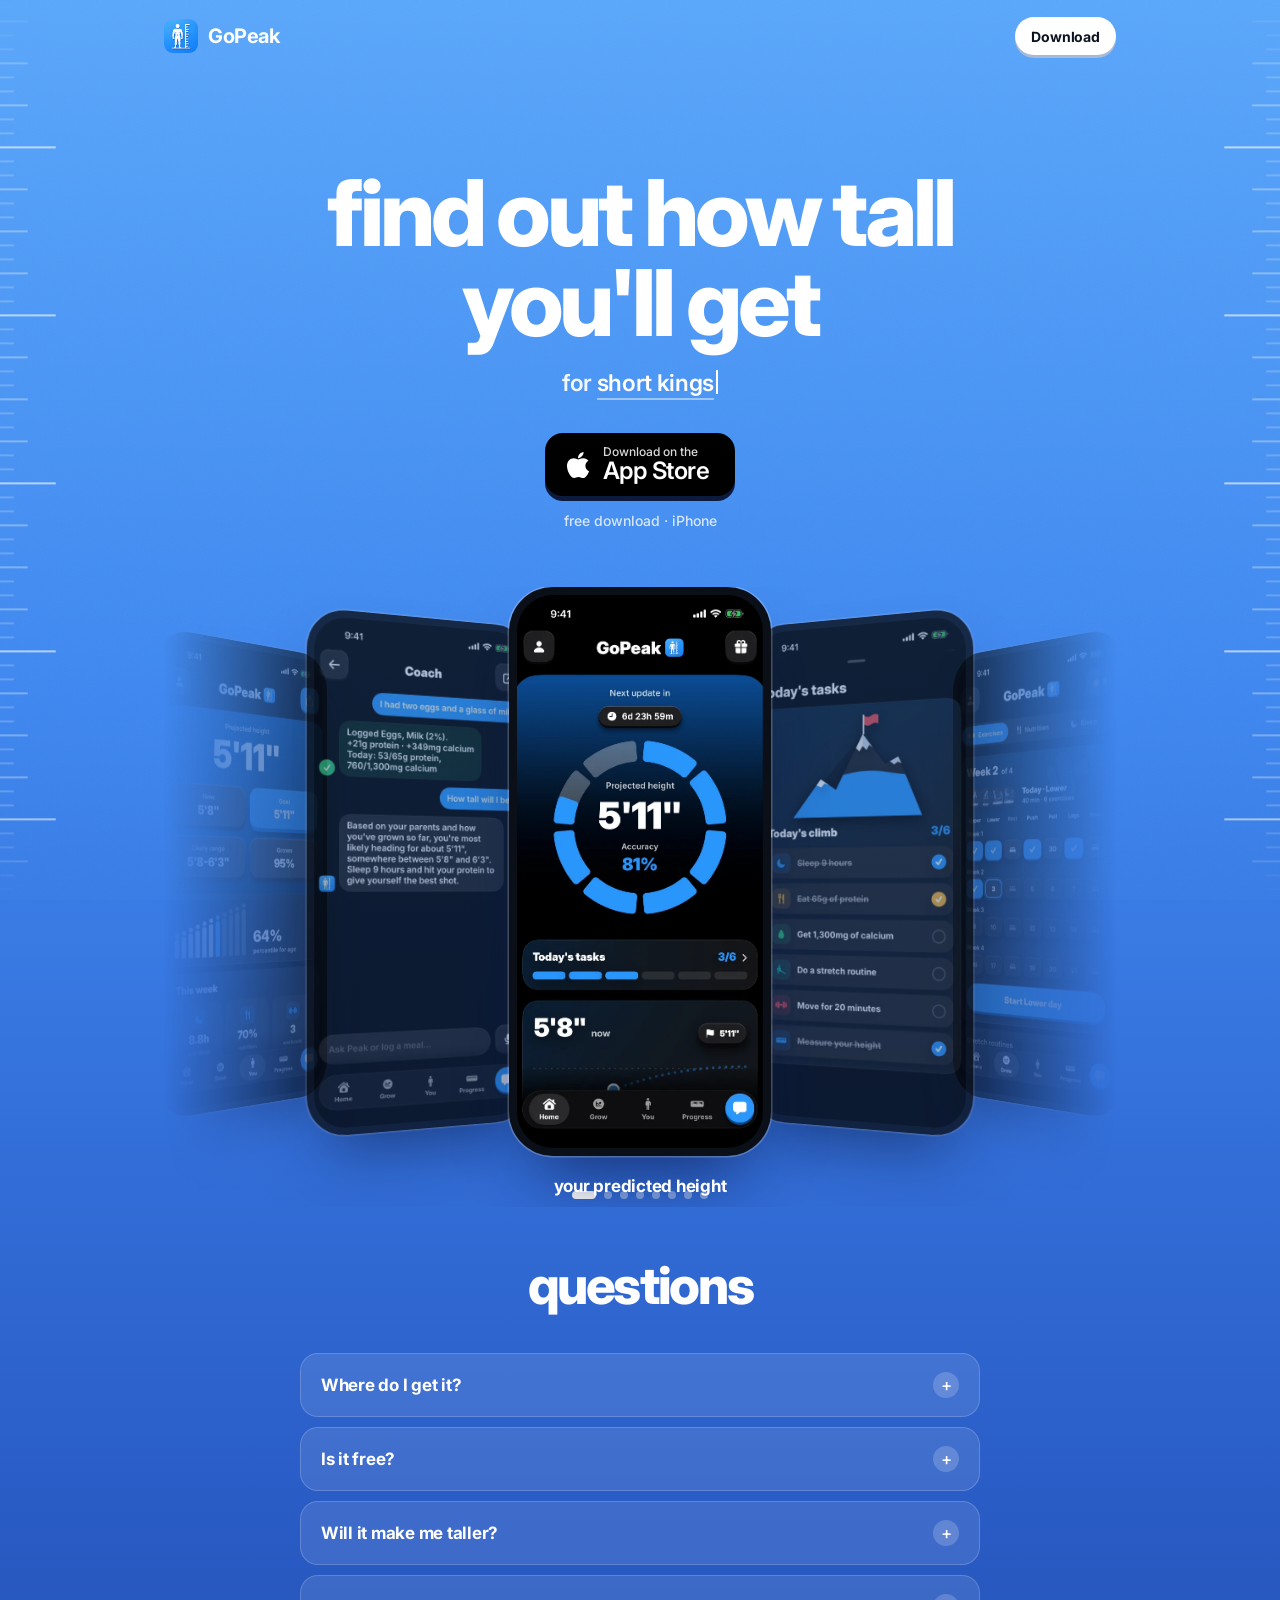
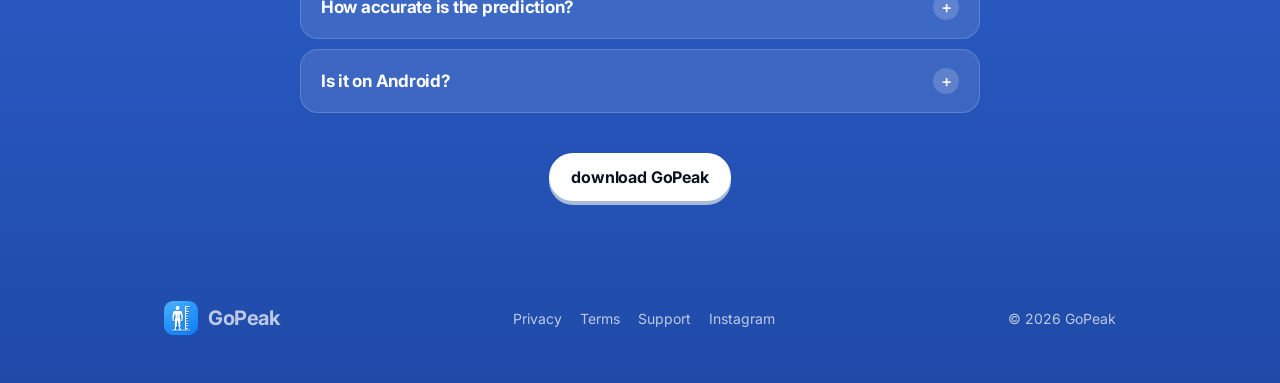
<file: index.html>
<!doctype html>
<html lang="en">
<head>
<meta charset="utf-8">
<meta name="viewport" content="width=device-width, initial-scale=1, viewport-fit=cover">
<meta name="theme-color" content="#5aa6fa">
<title>GoPeak: find out how tall you’ll get</title>
<meta name="description" content="Find out how tall you'll get. GoPeak predicts your adult height range and gives you a daily plan to reach the top of it. Free to download on iPhone.">
<meta property="og:title" content="GoPeak: find out how tall you'll get">
<meta property="og:description" content="Predict your adult height and get a daily plan to reach the top of your range. On the App Store.">
<meta property="og:image" content="https://getgopeak.com/og-2026-11.jpg">
<meta name="twitter:card" content="summary_large_image">
<meta name="twitter:image" content="https://getgopeak.com/og-2026-11.jpg">
<link rel="icon" href="logo.png">
<link rel="apple-touch-icon" href="logo.png">
<link rel="preconnect" href="https://fonts.googleapis.com">
<link rel="preconnect" href="https://fonts.gstatic.com" crossorigin>
<link href="https://fonts.googleapis.com/css2?family=Inter:wght@400;500;600;700;800&display=swap" rel="stylesheet">
<style>
:root{
  /* SF Pro on Apple devices (same font as the app), Inter everywhere else */
  --font:-apple-system,BlinkMacSystemFont,"SF Pro Display","SF Pro Text",Inter,system-ui,sans-serif;
  --blue-top:#5aa6fa; --blue-mid:#3f86ef; --blue-low:#2a5cc6; --blue-deep:#1f4aa8;
  --ease:cubic-bezier(.16,.8,.24,1);
}
*{box-sizing:border-box;-webkit-tap-highlight-color:transparent}
html{background:var(--blue-top);scroll-behavior:smooth}
body{margin:0;min-height:100vh;color:#fff;font:17px/1.5 var(--font);-webkit-font-smoothing:antialiased;overflow-x:hidden;
  background:linear-gradient(180deg,var(--blue-top) 0,var(--blue-mid) 700px,var(--blue-low) 1500px,var(--blue-deep) 100%)}
body::before{content:"";position:fixed;inset:0;pointer-events:none;z-index:0;opacity:.07;mix-blend-mode:overlay;
  background-image:url("data:image/svg+xml,%3Csvg xmlns='http://www.w3.org/2000/svg' width='160' height='160'%3E%3Cfilter id='n'%3E%3CfeTurbulence type='fractalNoise' baseFrequency='.85' numOctaves='2' stitchTiles='stitch'/%3E%3C/filter%3E%3Crect width='100%25' height='100%25' filter='url(%23n)'/%3E%3C/svg%3E")}
a{color:inherit;text-decoration:none}
button,input{font:inherit;color:inherit}
img{display:block;max-width:100%}
h1,h2{font-family:var(--font);font-weight:800;letter-spacing:-.045em;margin:0}
.wrap{position:relative;z-index:2;max-width:1000px;margin:0 auto;padding:0 24px}
@media (max-width:640px){.wrap{padding:0 20px}}

/* growth ruler: fixed to the edges, slides up the whole time you're on the page and moves with scroll */
.ruler{position:fixed;top:0;bottom:0;width:110px;pointer-events:none;z-index:1;overflow:hidden;
  -webkit-mask-image:linear-gradient(transparent,#000 10%,#000 90%,transparent);mask-image:linear-gradient(transparent,#000 10%,#000 90%,transparent)}
.ruler.r{right:0}.ruler.l{left:0;transform:scaleX(-1)}
.ruler-track{position:absolute;left:0;right:0;top:0;will-change:transform}
.ruler i{position:absolute;right:0;height:2px;border-radius:2px 0 0 2px;background:rgba(255,255,255,.2);width:14px}
.ruler i.mid{width:28px;background:rgba(255,255,255,.32)}
.ruler i.ft{width:56px;background:rgba(255,255,255,.6)}
@media (max-width:760px){.ruler{width:44px}.ruler.l{display:none}.ruler i.ft{width:34px}.ruler i.mid{width:20px}.ruler i{width:10px}}

/* 3D press buttons (same feel as Velora) */
.btn{display:inline-flex;align-items:center;justify-content:center;height:48px;padding:0 22px;border-radius:999px;border:0;cursor:pointer;
  font:700 16px var(--font);letter-spacing:-.01em;white-space:nowrap;background:#fff;color:#0b1220;box-shadow:0 4px 0 #a9bad6;
  transition:transform .18s var(--ease),box-shadow .18s var(--ease)}
.btn:hover{transform:translateY(-2px);box-shadow:0 6px 0 #a9bad6}
.btn:active{transform:translateY(3px);box-shadow:0 1px 0 #a9bad6}
.btn:disabled{opacity:.75;cursor:default;transform:none}
.btn-sm{height:38px;padding:0 16px;font-size:14px;box-shadow:0 3px 0 #a9bad6}
.btn-sm:hover{box-shadow:0 5px 0 #a9bad6}

nav .wrap{display:flex;align-items:center;justify-content:space-between;height:72px}
.brand{display:flex;align-items:center;gap:10px;font:700 20px var(--font);letter-spacing:-.02em}
.brand img{width:34px;height:34px;border-radius:9px}

/* hero */
.hero{text-align:center;padding-top:96px}
@media (max-width:640px){.hero{padding-top:64px}}
.badge{display:inline-flex;align-items:center;gap:8px;padding:7px 14px 7px 11px;border-radius:10px;background:#000;color:#fff;line-height:1.05;text-align:left}
.badge svg{width:17px;height:20px}
.badge small{display:block;font-size:10px;font-weight:500;letter-spacing:.01em;opacity:.85}
.badge b{display:block;font-size:16px;font-weight:600;letter-spacing:-.01em}
.hero h1{font-size:clamp(44px,9vw,92px);line-height:.98;margin:0 auto;max-width:11ch}
/* "tall" grows upward for a moment, then settles back */
.tall{display:inline-block;transform-origin:50% 88%;animation:stretch 4.2s var(--ease) 1s infinite}
@keyframes stretch{
  0%,58%{transform:scaleY(1)}
  66%{transform:scaleY(1.42) scaleX(.94)}
  78%{transform:scaleY(1.42) scaleX(.94)}
  88%{transform:scaleY(.94) scaleX(1.03)}
  94%,100%{transform:scaleY(1)}
}
.typed{height:1.5em;white-space:nowrap;margin:18px auto 0;font-size:clamp(19px,2.6vw,23px);font-weight:600;letter-spacing:-.015em;color:rgba(255,255,255,.92)}
.typed .who{color:#fff;border-bottom:2px solid rgba(255,255,255,.45);padding-bottom:1px}
.typed .caret{display:inline-block;width:2px;height:1.05em;background:#fff;margin-left:2px;vertical-align:-3px;animation:blink 1s step-end infinite}
@keyframes blink{50%{opacity:0}}

/* expanding waitlist pill (Velora style): a 3D button that opens into an email field */
.pill{position:relative;display:flex;align-items:center;width:210px;height:56px;margin:32px auto 0;padding:5px;border-radius:999px;
  background:#fff;box-shadow:0 5px 0 #a9bad6;transition:width .5s var(--ease),background .3s,box-shadow .3s,transform .18s var(--ease)}
.pill:not(.open):hover{transform:translateY(-2px);box-shadow:0 7px 0 #a9bad6}
.pill:not(.open):active{transform:translateY(3px);box-shadow:0 2px 0 #a9bad6}
.pill.open{width:min(380px,100%);background:rgba(255,255,255,.16);box-shadow:inset 0 0 0 1px rgba(255,255,255,.4)}
.pill-label{position:absolute;inset:0;border:0;background:none;border-radius:999px;cursor:pointer;font:700 18px var(--font);letter-spacing:-.015em;color:#0b1220;transition:opacity .15s}
.pill.open .pill-label{opacity:0;pointer-events:none}
.pill-input{flex:1;min-width:0;height:100%;border:0;outline:0;background:transparent;padding:0 8px 0 18px;font-size:16px;color:#fff;opacity:0;pointer-events:none;transition:opacity .25s .2s}
.pill-input::placeholder{color:rgba(255,255,255,.75)}
.pill.open .pill-input{opacity:1;pointer-events:auto}
.pill-go{flex-shrink:0;width:46px;height:46px;border-radius:50%;border:0;cursor:pointer;display:grid;place-items:center;background:#fff;color:#0b1220;box-shadow:0 3px 0 #a9bad6;
  opacity:0;transform:scale(.6);pointer-events:none;transition:opacity .25s .25s,transform .25s .25s}
.pill.open .pill-go{opacity:1;transform:none;pointer-events:auto}
.pill-go:active{transform:translateY(2px);box-shadow:0 1px 0 #a9bad6}
.pill-go:disabled{opacity:.6}
.pill.bad{animation:shake .4s}
@keyframes shake{25%{transform:translateX(-6px)}75%{transform:translateX(6px)}}
.ask{display:none;margin:14px 0 0;font-size:16px;font-weight:600}
.ask.show{display:block}
.skip{display:none;margin:12px auto 0;padding:4px 10px;border:0;background:none;cursor:pointer;font:600 15px var(--font);color:#fff;text-decoration:underline;text-underline-offset:3px}
.skip.show{display:block}
.legal{display:none;max-width:380px;margin:10px auto 0;font-size:12px;line-height:1.4;color:rgba(255,255,255,.85)}
.legal.show{display:block}
.note{margin:14px 0 0;font-size:14px;font-weight:500;color:rgba(255,255,255,.78)}
.done{display:none;align-items:center;gap:12px;max-width:420px;margin:30px auto 0;padding:12px 12px 12px 16px;border-radius:20px;background:#fff;color:#0b1220;text-align:left;box-shadow:0 4px 0 #a9bad6}
.done.show{display:flex;animation:pop .5s var(--ease)}
.done .check{width:34px;height:34px;flex-shrink:0;border-radius:50%;background:#2f78ea;color:#fff;display:grid;place-items:center}
.done b{display:block;font-size:16px;letter-spacing:-.01em}.done span{display:block;color:#5b6475;font-size:13.5px;line-height:1.35}
.done .share{margin-left:auto;background:#2f78ea;color:#fff;box-shadow:0 3px 0 #1b4fa8}
.done .share:hover{box-shadow:0 5px 0 #1b4fa8}
@keyframes pop{from{transform:scale(.94);opacity:0}}

.appstore{display:inline-flex;align-items:center;gap:12px;margin:32px auto 0;padding:12px 26px 12px 20px;border-radius:18px;background:#000;color:#fff;text-align:left;box-shadow:0 5px 0 #0b1a3d;transition:transform .18s var(--ease),box-shadow .18s var(--ease)}
.appstore:hover{transform:translateY(-2px);box-shadow:0 7px 0 #0b1a3d}.appstore:active{transform:translateY(3px);box-shadow:0 2px 0 #0b1a3d}
.appstore small{display:block;font-size:12px;font-weight:500;opacity:.85;line-height:1.1}.appstore b{display:block;font-size:24px;font-weight:600;letter-spacing:-.02em;line-height:1.1}
/* screenshot carousel: swipe or drag, auto-rotates, phones turn around a circle */
.carousel{position:relative;margin:56px auto 0;padding-bottom:8px;touch-action:pan-y;user-select:none;-webkit-user-select:none}
.stage{position:relative;height:600px;perspective:1400px;cursor:grab}
.stage.drag{cursor:grabbing}
.slide{position:absolute;left:50%;top:0;margin:0;touch-action:pan-y;width:262px;transform-style:preserve-3d;transition:transform .7s var(--ease),opacity .7s var(--ease),filter .7s;will-change:transform}
.stage.drag .slide{transition:none}
.phone{aspect-ratio:1320/2868;border-radius:44px;padding:8px;background:#0b0f18;box-shadow:0 0 0 1.5px rgba(255,255,255,.22),0 40px 70px -25px rgba(8,22,70,.7)}
.phone img{width:100%;height:100%;object-fit:cover;border-radius:36px;pointer-events:none;-webkit-user-drag:none}
figcaption{margin-top:18px;text-align:center;font-weight:700;font-size:17px;letter-spacing:-.015em;opacity:0;transition:opacity .4s}
.slide.on figcaption{opacity:1}
.dots{display:flex;justify-content:center;gap:8px;margin-top:4px}
.dots button{width:8px;height:8px;padding:0;border:0;border-radius:99px;background:rgba(255,255,255,.4);cursor:pointer;transition:width .3s var(--ease),background .3s}
.dots button.on{width:24px;background:#fff}
@media (max-width:640px){
  .carousel{margin-top:44px;margin-left:-20px;margin-right:-20px;overflow:hidden}
  .stage{height:480px}
  .slide{width:206px}
  .phone{border-radius:36px;padding:6px}.phone img{border-radius:30px}
  figcaption{font-size:16px;margin-top:14px}
}
@media (min-width:641px){.carousel{overflow:hidden;-webkit-mask-image:linear-gradient(90deg,transparent,#000 14%,#000 86%,transparent);mask-image:linear-gradient(90deg,transparent,#000 14%,#000 86%,transparent)}}

/* faq */
.faq{padding:40px 0 100px}
.faq h2{font-size:clamp(34px,5vw,52px);text-align:center;margin-bottom:28px}
.faq-list{max-width:680px;margin:0 auto;display:grid;gap:10px}
details{border-radius:18px;background:rgba(255,255,255,.1);border:1px solid rgba(255,255,255,.18);transition:background .2s}
details[open]{background:rgba(255,255,255,.15)}
summary{list-style:none;cursor:pointer;padding:18px 20px;display:flex;justify-content:space-between;align-items:center;gap:16px;font:700 17px var(--font);letter-spacing:-.015em}
summary::-webkit-details-marker{display:none}
summary i{width:26px;height:26px;flex-shrink:0;border-radius:50%;background:rgba(255,255,255,.18);display:grid;place-items:center;transition:transform .3s;font-style:normal;font-weight:500}
details[open] summary i{transform:rotate(45deg)}
details p{margin:0;padding:0 20px 18px;color:rgba(255,255,255,.85);font-size:16px}
details a{text-decoration:underline}
.again{text-align:center;margin-top:40px}

footer{padding:0 0 48px;color:rgba(255,255,255,.7);font-size:14px}
footer .wrap{display:flex;justify-content:space-between;align-items:center;gap:14px;flex-wrap:wrap}
footer .links{display:flex;gap:18px;flex-wrap:wrap}
footer a:hover{color:#fff}
@media (max-width:640px){footer .wrap{justify-content:center;text-align:center}}

@media (prefers-reduced-motion:reduce){*{animation:none!important;transition:none!important}}
.sr{position:absolute;width:1px;height:1px;overflow:hidden;clip:rect(0 0 0 0);white-space:nowrap}
</style>
</head>
<body>
<div class="ruler l" aria-hidden="true"><div class="ruler-track"></div></div>
<div class="ruler r" aria-hidden="true"><div class="ruler-track"></div></div>

<nav>
  <div class="wrap">
    <a class="brand" href="#top"><img src="logo.png" alt="">GoPeak</a>
    <a class="btn btn-sm" href="https://apps.apple.com/app/id6820637191?pt=128964594&ct=site&mt=8" data-dl>Download</a>
  </div>
</nav>

<main id="top">
  <header class="hero wrap">
    <h1>find out how <span class="tall">tall</span> you'll get</h1>
    <p class="typed" aria-label="For short kings, late bloomers and anyone who wants to be taller"><span aria-hidden="true">for <span class="who" id="who"></span><span class="caret"></span></span></p>

    <a class="appstore" href="https://apps.apple.com/app/id6820637191?pt=128964594&ct=site&mt=8" data-dl aria-label="Download GoPeak on the App Store"><svg viewBox="0 0 384 512" width="26" height="30" fill="currentColor"><path d="M318.7 268.7c-.2-36.7 16.4-64.4 50-84.8-18.8-26.9-47.2-41.7-84.7-44.6-35.5-2.8-74.3 20.7-88.5 20.7-15 0-49.4-19.7-76.4-19.7C63.3 141.2 4 184.8 4 273.5q0 39.3 14.4 81.2c12.8 36.7 59 126.7 107.2 125.2 25.2-.6 43-17.9 75.8-17.9 31.8 0 48.3 17.9 76.4 17.9 48.6-.7 90.4-82.5 102.6-119.3-65.2-30.7-61.7-90-61.7-91.9zm-56.6-164.2c27.3-32.4 24.8-61.9 24-72.5-24.1 1.4-52 16.4-67.9 34.9-17.5 19.8-27.8 44.3-25.6 71.9 26.1 2 49.9-11.4 69.5-34.3z"/></svg><span><small>Download on the</small><b>App Store</b></span></a>
    <p class="note" id="note">free download · iPhone</p>

    <div class="carousel" id="carousel" aria-label="App screenshots, swipe to browse">
      <div class="stage" id="stage">
        <figure class="slide"><div class="phone"><img src="shots/v2-home.webp" alt="GoPeak home: projected height and accuracy ring"></div><figcaption>your predicted height</figcaption></figure>
        <figure class="slide"><div class="phone"><img src="shots/v2-tasks.webp" alt="GoPeak today's tasks checklist" loading="lazy"></div><figcaption>daily tasks to grow</figcaption></figure>
        <figure class="slide"><div class="phone"><img src="shots/v2-exercises.webp" alt="GoPeak 4-week gym program calendar" loading="lazy"></div><figcaption>4-week gym program</figcaption></figure>
        <figure class="slide"><div class="phone"><img src="shots/v2-workout.webp" alt="GoPeak workout with sets, reps and rest timer" loading="lazy"></div><figcaption>log every set</figcaption></figure>
        <figure class="slide"><div class="phone"><img src="shots/v2-nutrition.webp" alt="GoPeak nutrition: calories, protein and calcium" loading="lazy"></div><figcaption>nutrition goals</figcaption></figure>
        <figure class="slide"><div class="phone"><img src="shots/v2-sleep.webp" alt="GoPeak sleep tracking with weekly chart" loading="lazy"></div><figcaption>sleep tracking</figcaption></figure>
        <figure class="slide"><div class="phone"><img src="shots/v2-you.webp" alt="GoPeak stats: projected height, goal and percentile" loading="lazy"></div><figcaption>your stats</figcaption></figure>
        <figure class="slide"><div class="phone"><img src="shots/v2-coach.webp" alt="GoPeak AI coach logging a meal" loading="lazy"></div><figcaption>ai coach</figcaption></figure>
      </div>
      <div class="dots" id="dots" role="tablist"></div>
    </div>
  </div>
  </header>

  <section class="faq wrap" id="faq">
    <h2>questions</h2>
    <div class="faq-list">
      <details><summary>Where do I get it?<i>+</i></summary><p>GoPeak is on the <a href="https://apps.apple.com/app/id6820637191?pt=128964594&ct=site&mt=8">App Store</a> for iPhone.</p></details>
      <details><summary>Is it free?<i>+</i></summary><p>Downloading is free, and there's a free trial so you can try everything before you pay.</p></details>
      <details><summary>Will it make me taller?<i>+</i></summary><p>No app can make you taller than your genetics. GoPeak shows your realistic range and helps you build the sleep, nutrition and training habits that help you reach the top of it.</p></details>
      <details><summary>How accurate is the prediction?<i>+</i></summary><p>It uses the mid-parental method, the standard starting point doctors use, and shows a range instead of one exact number. It's an estimate, not medical advice.</p></details>
      <details><summary>Is it on Android?<i>+</i></summary><p>iPhone only for now.</p></details>
    </div>
    <div class="again"><a class="btn" href="https://apps.apple.com/app/id6820637191?pt=128964594&ct=site&mt=8" data-dl>download GoPeak</a></div>
  </section>
</main>

<footer>
  <div class="wrap">
    <a class="brand" href="#top"><img src="logo.png" alt="">GoPeak</a>
    <div class="links"><a href="https://gopeak-app.netlify.app/privacy">Privacy</a><a href="https://gopeak-app.netlify.app/terms">Terms</a><a href="https://gopeak-app.netlify.app/">Support</a><a href="https://www.instagram.com/mav.tallteen/" rel="noopener">Instagram</a></div>
    <span>© 2026 GoPeak</span>
  </div>
</footer>

<script>
// Anonymous page analytics go to GoPeak's Supabase (site_events). App Store taps are logged as "open".
const API = "https://etdbjahwegsmuelcawgf.supabase.co/rest/v1";
const KEY = "sb_publishable_p8exB2dS5lpdz-p1chueJA_n9zRQdnG";
const H = { apikey: KEY, "Content-Type": "application/json" };
// On localhost nothing is sent to Supabase: signups are faked so testing never touches the real list.
const LOCAL = /^(localhost|127\.)/.test(location.hostname);
const reduce = matchMedia("(prefers-reduced-motion: reduce)").matches;

// Growth ruler: inch ticks, a long line every foot. Slides up on its own and moves with scroll.
const INCH = 14, LOOP = 12 * INCH;
const tracks = [...document.querySelectorAll(".ruler-track")];
tracks.forEach((t) => {
  const n = Math.ceil((screen.height * 1.5 + LOOP * 2) / INCH);
  for (let i = 0; i < n; i++) {
    const tick = document.createElement("i");
    tick.className = i % 12 === 0 ? "ft" : i % 3 === 0 ? "mid" : "";
    tick.style.top = i * INCH + "px";
    t.appendChild(tick);
  }
});
if (!reduce) {
  let drift = 0, last = performance.now();
  (function frame(now) {
    drift += (now - last) * 0.012; last = now;
    const y = -((drift + scrollY * 0.35) % LOOP);
    tracks.forEach((t) => (t.style.transform = `translateY(${y}px)`));
    requestAnimationFrame(frame);
  })(last);
}

// screenshot carousel
(() => {
  const stage = document.getElementById("stage"), slides = [...stage.children], dots = document.getElementById("dots");
  const n = slides.length; let cur = 0, drag = 0, timer;
  slides.forEach((_, i) => { const d = document.createElement("button"); d.setAttribute("aria-label", `Screenshot ${i + 1}`); d.onclick = () => go(i); dots.appendChild(d); });
  function layout() {
    const w = slides[0].offsetWidth, gap = innerWidth < 641 ? w * 0.9 : w * 0.92;
    slides.forEach((el, i) => {
      let o = i - cur; if (o > n / 2) o -= n; if (o < -n / 2) o += n;
      const x = o + drag, ax = Math.abs(x);
      el.style.transform = `translateX(calc(-50% + ${x * gap}px)) translateZ(${-ax * 160}px) rotateY(${-x * 28}deg)`;
      el.style.opacity = ax > 2.2 ? 0 : 1 - ax * 0.22;
      el.style.zIndex = 10 - Math.round(ax * 2);
      el.style.filter = ax > 0.5 ? `brightness(${1 - Math.min(ax, 2) * 0.18})` : "none";
      el.classList.toggle("on", o === 0);
    });
    [...dots.children].forEach((d, i) => d.classList.toggle("on", i === cur));
  }
  function go(i) { cur = (i + n) % n; drag = 0; layout(); restart(); }
  function restart() { clearInterval(timer); if (!reduce) timer = setInterval(() => go(cur + 1), 3200); }
  // swipe (touch) and drag (mouse) anywhere on the phones
  let x0 = null, y0 = 0, moved = false, locked = false;
  const startAt = (x, y) => { x0 = x; y0 = y; moved = false; locked = false; clearInterval(timer); };
  const moveTo = (x, y, e) => {
    if (x0 === null) return;
    const dx = x - x0, dy = y - y0;
    if (!moved && !locked) {
      if (Math.abs(dx) < 6 && Math.abs(dy) < 6) return;
      if (Math.abs(dy) > Math.abs(dx)) { x0 = null; restart(); return; } // vertical: let the page scroll
      locked = true;
    }
    if (e && e.cancelable) e.preventDefault(); // horizontal: the carousel owns this gesture
    moved = true; stage.classList.add("drag");
    drag = dx / (slides[0].offsetWidth * 0.9); layout();
  };
  const end = () => {
    if (x0 === null) return; x0 = null; stage.classList.remove("drag");
    if (moved) { const step = Math.round(-drag) || (drag < -0.12 ? 1 : drag > 0.12 ? -1 : 0); go(cur + step); } else restart();
  };
  stage.addEventListener("touchstart", (e) => startAt(e.touches[0].clientX, e.touches[0].clientY), { passive: true });
  stage.addEventListener("touchmove", (e) => moveTo(e.touches[0].clientX, e.touches[0].clientY, e), { passive: false });
  stage.addEventListener("touchend", end); stage.addEventListener("touchcancel", end);
  stage.addEventListener("pointerdown", (e) => { if (e.pointerType === "mouse") startAt(e.clientX, e.clientY); });
  addEventListener("pointermove", (e) => { if (e.pointerType === "mouse") moveTo(e.clientX, e.clientY); });
  addEventListener("pointerup", (e) => { if (e.pointerType === "mouse") end(); });
  slides.forEach((el, i) => el.addEventListener("click", () => { if (!moved && i !== cur) go(i); }));
  addEventListener("resize", layout);
  layout(); restart();
})();

// typing: who it's for
(() => {
  const el = document.getElementById("who");
  const words = ["short kings", "late bloomers", "people who want to be taller", "hoopers", "anyone still growing", "teens tired of guessing"];
  if (reduce) { el.textContent = words[0]; return; }
  let i = 0, j = 0, del = false;
  (function tick() {
    const w = words[i];
    el.textContent = w.slice(0, j);
    if (!del && j === w.length) { del = true; return setTimeout(tick, 1600); }
    if (del && j === 0) { del = false; i = (i + 1) % words.length; return setTimeout(tick, 250); }
    j += del ? -1 : 1;
    setTimeout(tick, del ? 30 : 65);
  })();
})();

// Anonymous analytics for the dashboard: a visit, a tap on "join waitlist", a signup. No emails or IPs are stored with these.
function source() {
  const ua = navigator.userAgent, q = new URLSearchParams(location.search).get("ref");
  if (q) return q.slice(0, 40);
  if (/Instagram/i.test(ua)) return "instagram";
  if (/musical_ly|TikTok|BytedanceWebview/i.test(ua)) return "tiktok";
  try { if (document.referrer) return new URL(document.referrer).hostname.replace(/^www\./, "").slice(0, 40); } catch {}
  return "direct";
}
const logged = new Set();
function track(kind) {
  if (logged.has(kind) || /^(localhost|127\.)/.test(location.hostname)) return;
  logged.add(kind);
  fetch(`${API}/site_events`, { method: "POST", keepalive: true, headers: { ...H, Prefer: "return=minimal" }, body: JSON.stringify({ kind, ref: source() }) }).catch(() => {});
}
track("view");

document.querySelectorAll("[data-dl]").forEach((a) => a.addEventListener("click", () => track("open")));
</script>
</body>
</html>
</file>
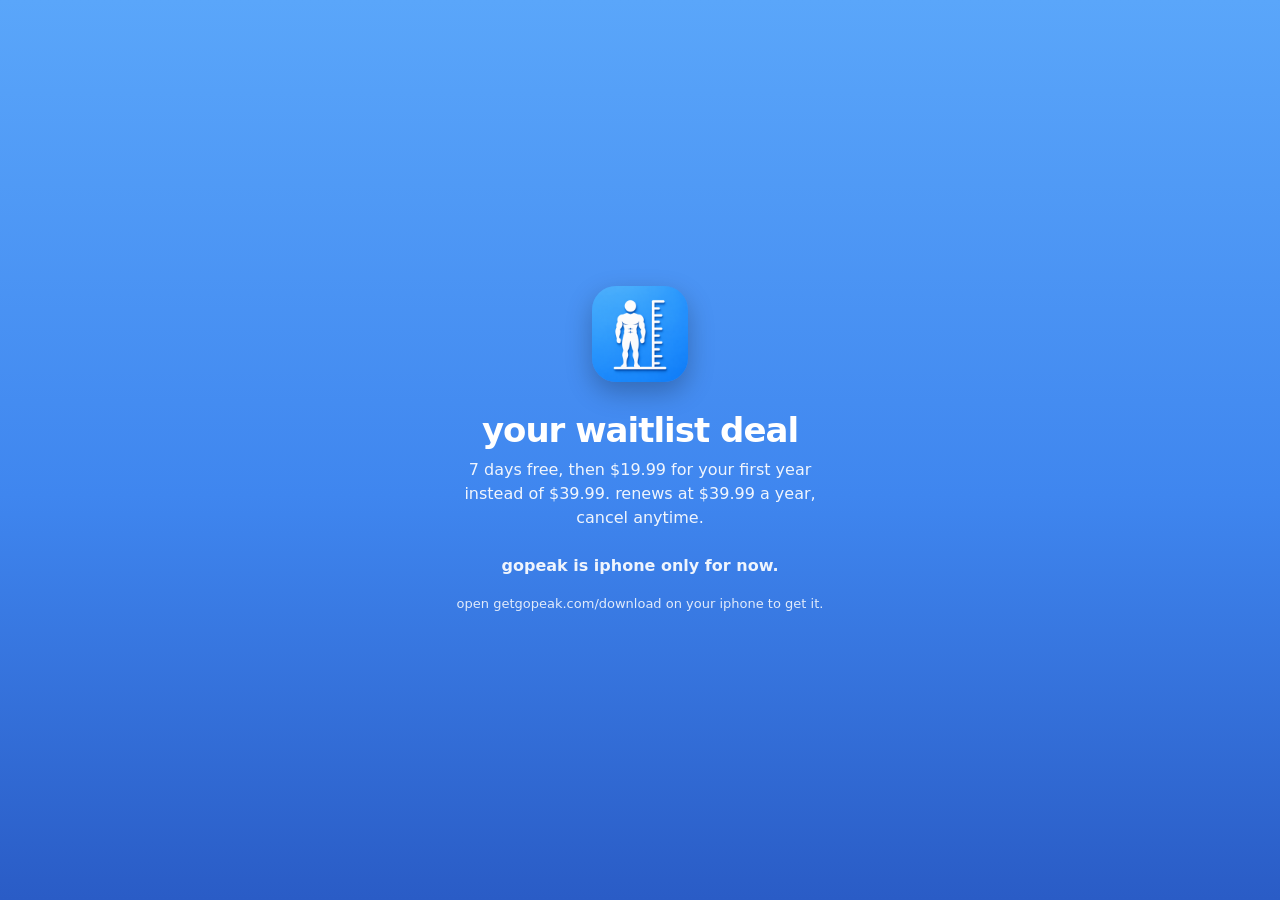
<file: deal/index.html>
<!doctype html>
<html lang="en">
<head>
<meta charset="utf-8">
<meta name="viewport" content="width=device-width, initial-scale=1, viewport-fit=cover">
<title>GoPeak waitlist deal</title>
<meta name="description" content="Find out how tall you'll get. GoPeak predicts your adult height and gives you daily habits to reach it.">
<meta property="og:title" content="GoPeak waitlist deal: 50% off your first year">
<meta property="og:description" content="7 days free, then $19.99 for your first year.">
<meta property="og:image" content="https://getgopeak.com/og.jpg">
<meta name="theme-color" content="#3f86ef">
<meta name="apple-itunes-app" content="app-id=6820637191">
<link rel="icon" href="/logo.png">
<style>
  :root{--font:-apple-system,BlinkMacSystemFont,"SF Pro Display","SF Pro Text",Inter,system-ui,sans-serif}
  *{box-sizing:border-box;margin:0;padding:0}
  html,body{min-height:100%}
  body{min-height:100vh;min-height:100dvh;color:#fff;font:17px/1.5 var(--font);-webkit-font-smoothing:antialiased;
    background:linear-gradient(180deg,#5aa6fa 0,#3f86ef 55%,#2a5cc6 100%);display:grid;place-items:center;padding:28px 22px}
  .box{width:100%;max-width:380px;text-align:center}
  .logo{width:96px;height:96px;border-radius:24px;box-shadow:0 10px 26px rgba(0,0,0,.25)}
  h1{font-size:34px;line-height:1.08;font-weight:800;letter-spacing:-1px;margin:22px 0 10px;text-wrap:balance}
  p{font-size:16px;opacity:.92}
  .btn{display:flex;align-items:center;justify-content:center;gap:10px;width:100%;height:58px;margin-top:26px;border-radius:999px;
    background:#fff;color:#0b1220;font-size:18px;font-weight:800;text-decoration:none;box-shadow:0 5px 0 #a9bad6;transition:transform .12s,box-shadow .12s}
  .btn:active{transform:translateY(4px);box-shadow:0 1px 0 #a9bad6}
  .btn svg{width:22px;height:22px}
  .note{margin-top:16px;font-size:13px;opacity:.85}
  .ig{display:none;margin-top:22px;background:rgba(0,0,0,.18);border-radius:20px;padding:16px;text-align:left;font-size:15px}
  .ig b{display:block;margin-bottom:6px}
  .ig ol{padding-left:20px}
  .dots{display:inline-block;background:rgba(255,255,255,.25);border-radius:6px;padding:0 6px;font-weight:800;letter-spacing:1px}
  .other{display:none}
  body.webview .ig{display:block}
  body.notios .ios{display:none}
  body.notios .other{display:block}
</style>
</head>
<body>
<main class="box">
  <img class="logo" src="/logo.png" alt="GoPeak">
  <h1>your waitlist deal</h1>
  <p>7 days free, then $19.99 for your first year instead of $39.99. renews at $39.99 a year, cancel anytime.</p>

  <div class="ios">
    <a class="btn" id="get" href="https://apps.apple.com/app/id6820637191">
      <svg viewBox="0 0 24 24" fill="currentColor" aria-hidden="true"><path d="M16.4 12.6c0-2.4 2-3.6 2.1-3.7-1.2-1.7-3-1.9-3.6-2-1.5-.2-3 .9-3.8.9-.8 0-2-.9-3.3-.9-1.7 0-3.3 1-4.1 2.5-1.8 3.1-.5 7.6 1.3 10.1.8 1.2 1.8 2.6 3.1 2.5 1.3-.1 1.7-.8 3.2-.8s1.9.8 3.2.8c1.3 0 2.2-1.2 3-2.4.9-1.4 1.3-2.7 1.3-2.8 0 0-2.4-.9-2.4-3.7zM14 5.3c.7-.8 1.1-2 1-3.1-1 0-2.2.7-2.9 1.5-.6.7-1.2 1.9-1 3 1.1.1 2.2-.6 2.9-1.4z"/></svg>
      claim 50% off
    </a>
    <p class="note">code WAITLIST fills in for you · iphone</p>
    <div class="ig">
      <b>button not opening?</b>
      <ol><li>tap <span class="dots">•••</span> at the top right</li><li>tap <b style="display:inline">open in external browser</b></li><li>tap the button again</li></ol>
    </div>
  </div>

  <div class="other">
    <p style="margin-top:24px;font-weight:700">gopeak is iphone only for now.</p>
    <p class="note">open getgopeak.com/download on your iphone to get it.</p>
  </div>
</main>
<script>
// Waitlist deal link (texts / email): opens Apple's redeem screen with code WAITLIST filled in.
// Logs a visit (kind "view") and a redeem tap (kind "open") with ref "deal-<src>". No personal data.
const API = "https://etdbjahwegsmuelcawgf.supabase.co/rest/v1", KEY = "sb_publishable_p8exB2dS5lpdz-p1chueJA_n9zRQdnG";
const q = new URLSearchParams(location.search), src = (q.get("src") || q.get("ref") || "link").toLowerCase().replace(/[^a-z0-9_-]/g, "").slice(0, 30);
const REF = "deal-" + src, LOCAL = /^(localhost|127\.)/.test(location.hostname);
// Apple offer code redeem link (subscription offer "Waitlist 50% first year", code WAITLIST, expires May 7 2027)
const STORE = "https://apps.apple.com/redeem?ctx=offercodes&id=6820637191&code=WAITLIST";
const get = document.getElementById("get"); get.href = STORE;
function track(kind) {
  if (LOCAL) return console.log("track", kind, REF);
  try { fetch(API + "/site_events", { method: "POST", keepalive: true, headers: { apikey: KEY, "Content-Type": "application/json", Prefer: "return=minimal" }, body: JSON.stringify({ kind, ref: REF }) }); } catch (e) {}
}
const ua = navigator.userAgent;
const webview = /Instagram|FBAN|FBAV|musical_ly|TikTok|BytedanceWebview|Snapchat/i.test(ua);
if (!/iPhone|iPod|iPad/.test(ua)) document.body.classList.add("notios");
if (webview) document.body.classList.add("webview");
track("view");
get.addEventListener("click", () => track("open"));
// Plain iPhone browsers (Safari, Chrome): go straight to the App Store after logging the visit
if (/iPhone|iPod/.test(ua) && !webview) setTimeout(() => { track("open"); location.href = STORE; }, 250);
</script>
</body>
</html>
</file>
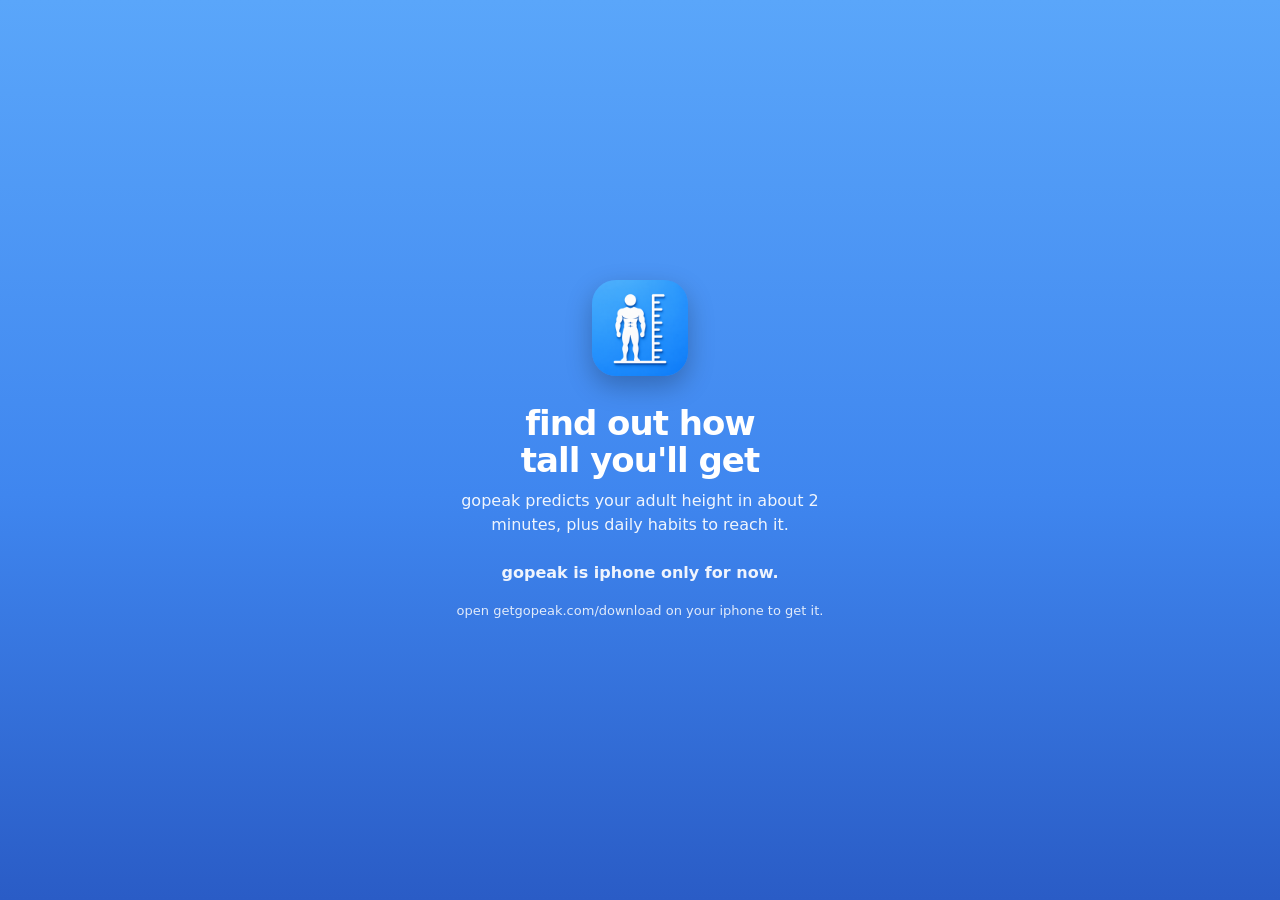
<file: download/index.html>
<!doctype html>
<html lang="en">
<head>
<meta charset="utf-8">
<meta name="viewport" content="width=device-width, initial-scale=1, viewport-fit=cover">
<title>Get GoPeak</title>
<meta name="description" content="Find out how tall you'll get. GoPeak predicts your adult height and gives you daily habits to reach it.">
<meta property="og:title" content="GoPeak: find out how tall you'll get">
<meta property="og:description" content="Free on the App Store for iPhone.">
<meta property="og:image" content="https://getgopeak.com/og-2026-11.jpg">
<meta name="theme-color" content="#3f86ef">
<meta name="apple-itunes-app" content="app-id=6820637191">
<link rel="icon" href="/logo.png">
<style>
  :root{--font:-apple-system,BlinkMacSystemFont,"SF Pro Display","SF Pro Text",Inter,system-ui,sans-serif}
  *{box-sizing:border-box;margin:0;padding:0}
  html,body{min-height:100%}
  body{min-height:100vh;min-height:100dvh;color:#fff;font:17px/1.5 var(--font);-webkit-font-smoothing:antialiased;
    background:linear-gradient(180deg,#5aa6fa 0,#3f86ef 55%,#2a5cc6 100%);display:grid;place-items:center;padding:28px 22px}
  .box{width:100%;max-width:380px;text-align:center}
  .logo{width:96px;height:96px;border-radius:24px;box-shadow:0 10px 26px rgba(0,0,0,.25)}
  h1{font-size:34px;line-height:1.08;font-weight:800;letter-spacing:-1px;margin:22px 0 10px;text-wrap:balance}
  p{font-size:16px;opacity:.92}
  .btn{display:flex;align-items:center;justify-content:center;gap:10px;width:100%;height:58px;margin-top:26px;border-radius:999px;
    background:#fff;color:#0b1220;font-size:18px;font-weight:800;text-decoration:none;box-shadow:0 5px 0 #a9bad6;transition:transform .12s,box-shadow .12s}
  .btn:active{transform:translateY(4px);box-shadow:0 1px 0 #a9bad6}
  .btn svg{width:22px;height:22px}
  .note{margin-top:16px;font-size:13px;opacity:.85}
  .ig{display:none;margin-top:22px;background:rgba(0,0,0,.18);border-radius:20px;padding:16px;text-align:left;font-size:15px}
  .ig b{display:block;margin-bottom:6px}
  .ig ol{padding-left:20px}
  .dots{display:inline-block;background:rgba(255,255,255,.25);border-radius:6px;padding:0 6px;font-weight:800;letter-spacing:1px}
  .other{display:none}
  body.webview .ig{display:block}
  body.notios .ios{display:none}
  body.notios .other{display:block}
</style>
</head>
<body>
<main class="box">
  <img class="logo" src="/logo.png" alt="GoPeak">
  <h1>find out how tall you'll get</h1>
  <p>gopeak predicts your adult height in about 2 minutes, plus daily habits to reach it.</p>

  <div class="ios">
    <a class="btn" id="get" href="https://apps.apple.com/app/id6820637191">
      <svg viewBox="0 0 24 24" fill="currentColor" aria-hidden="true"><path d="M16.4 12.6c0-2.4 2-3.6 2.1-3.7-1.2-1.7-3-1.9-3.6-2-1.5-.2-3 .9-3.8.9-.8 0-2-.9-3.3-.9-1.7 0-3.3 1-4.1 2.5-1.8 3.1-.5 7.6 1.3 10.1.8 1.2 1.8 2.6 3.1 2.5 1.3-.1 1.7-.8 3.2-.8s1.9.8 3.2.8c1.3 0 2.2-1.2 3-2.4.9-1.4 1.3-2.7 1.3-2.8 0 0-2.4-.9-2.4-3.7zM14 5.3c.7-.8 1.1-2 1-3.1-1 0-2.2.7-2.9 1.5-.6.7-1.2 1.9-1 3 1.1.1 2.2-.6 2.9-1.4z"/></svg>
      get it on the app store
    </a>
    <p class="note">free to download · iphone</p>
    <div class="ig">
      <b>button not opening?</b>
      <ol><li>tap <span class="dots">•••</span> at the top right</li><li>tap <b style="display:inline">open in external browser</b></li><li>tap the button again</li></ol>
    </div>
  </div>

  <div class="other">
    <p style="margin-top:24px;font-weight:700">gopeak is iphone only for now.</p>
    <p class="note">open getgopeak.com/download on your iphone to get it.</p>
  </div>
</main>
<script>
// Bio link tracking: each Instagram account links here with ?src=pranks / ?src=tallteen.
// Logs a visit (kind "view") and an App Store tap (kind "open") with ref "dl-<src>". No personal data.
const API = "https://etdbjahwegsmuelcawgf.supabase.co/rest/v1", KEY = "sb_publishable_p8exB2dS5lpdz-p1chueJA_n9zRQdnG";
const q = new URLSearchParams(location.search), src = (q.get("src") || q.get("ref") || "bio").toLowerCase().replace(/[^a-z0-9_-]/g, "").slice(0, 30);
const REF = "dl-" + src, LOCAL = /^(localhost|127\.)/.test(location.hostname);
// App Store campaign link: ct = which account. pt (provider token) comes from App Store Connect > Analytics > Campaigns.
const PT = "128964594";
const STORE = "https://apps.apple.com/app/id6820637191" + "?ct=" + encodeURIComponent("ig_" + src) + (PT ? "&pt=" + PT : "") + "&mt=8";
const get = document.getElementById("get"); get.href = STORE;
function track(kind) {
  if (LOCAL) return console.log("track", kind, REF);
  try { fetch(API + "/site_events", { method: "POST", keepalive: true, headers: { apikey: KEY, "Content-Type": "application/json", Prefer: "return=minimal" }, body: JSON.stringify({ kind, ref: REF }) }); } catch (e) {}
}
const ua = navigator.userAgent;
const webview = /Instagram|FBAN|FBAV|musical_ly|TikTok|BytedanceWebview|Snapchat/i.test(ua);
if (!/iPhone|iPod|iPad/.test(ua)) document.body.classList.add("notios");
if (webview) document.body.classList.add("webview");
track("view");
get.addEventListener("click", () => track("open"));
// Every iPhone goes straight to the App Store, including inside Instagram/TikTok. In-app browsers get the
// itms-apps:// link (opens the App Store app directly), then the https link as a fallback; the button stays as backup.
if (/iPhone|iPod/.test(ua)) setTimeout(() => {
  track("open");
  if (webview) { location.href = STORE.replace(/^https:/, "itms-apps:"); setTimeout(() => { if (!document.hidden) location.href = STORE; }, 1200); }
  else location.href = STORE;
}, 250);
</script>
</body>
</html>
</file>
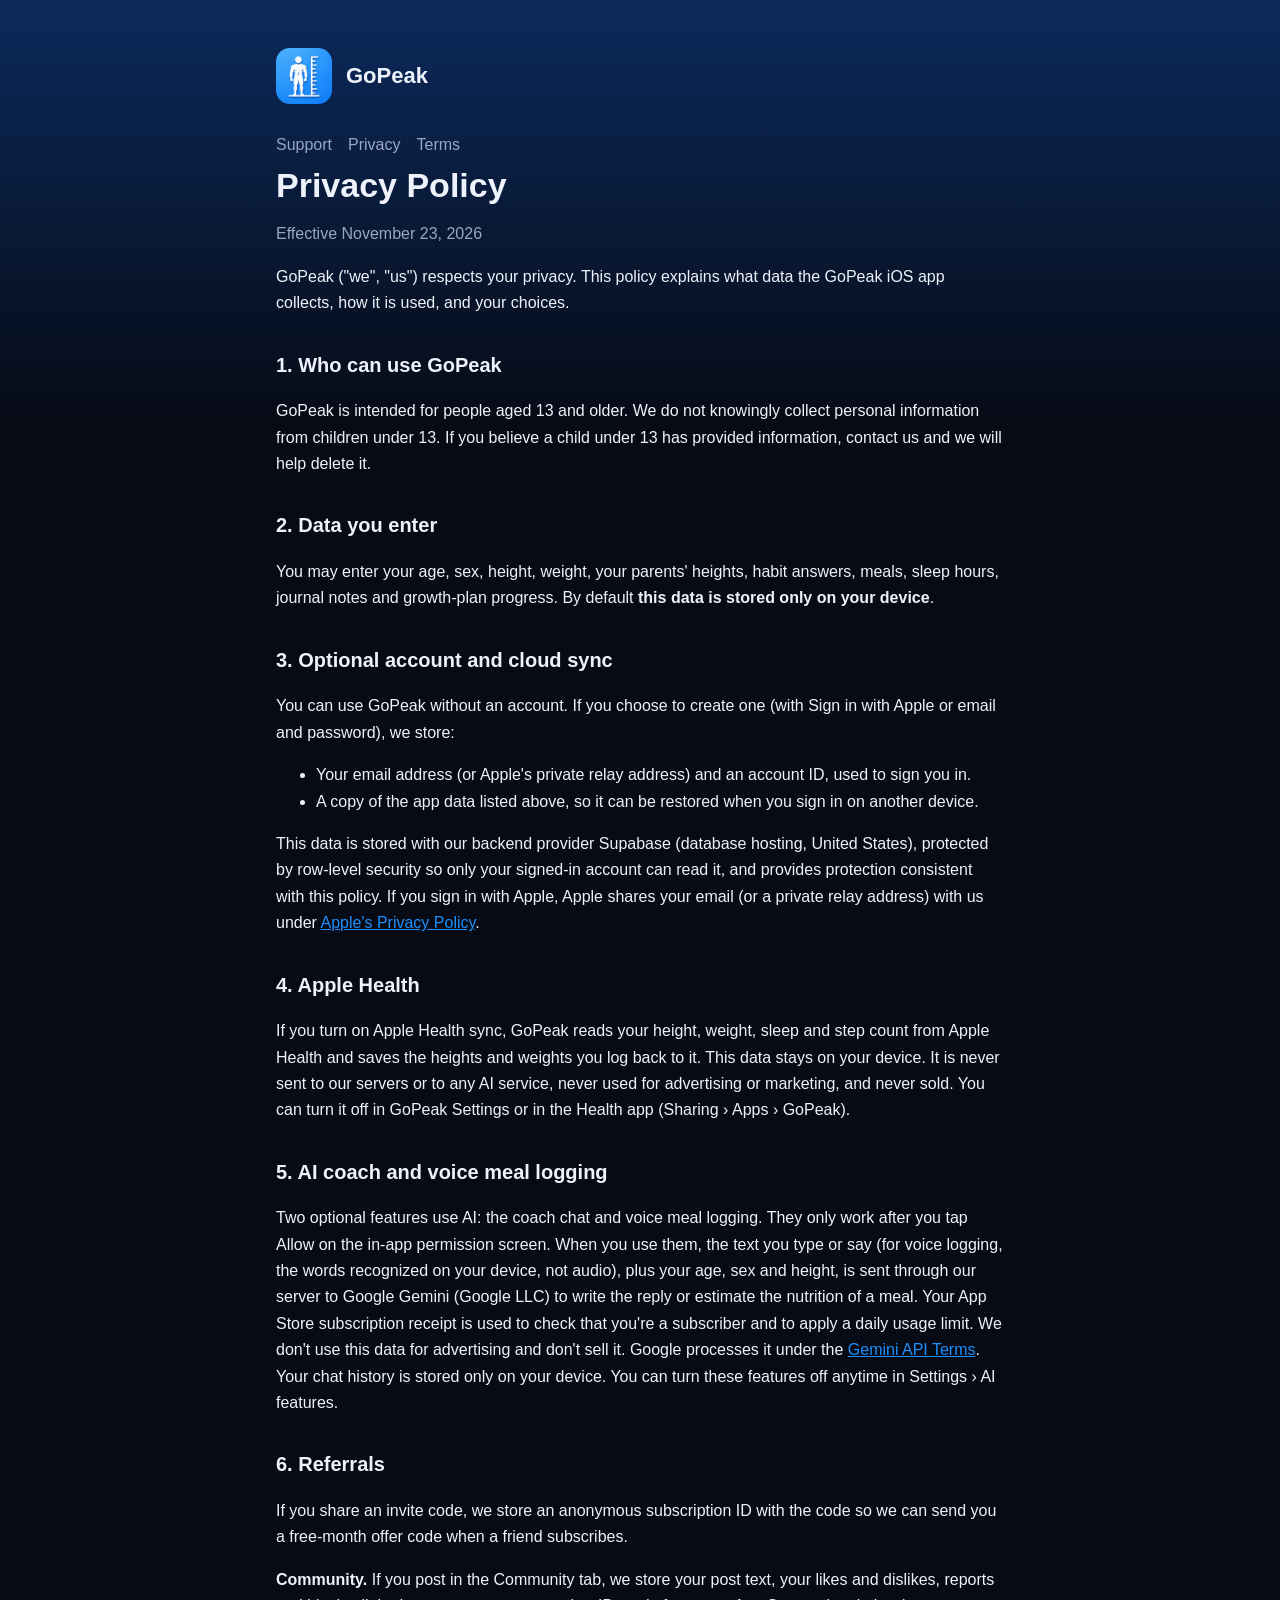
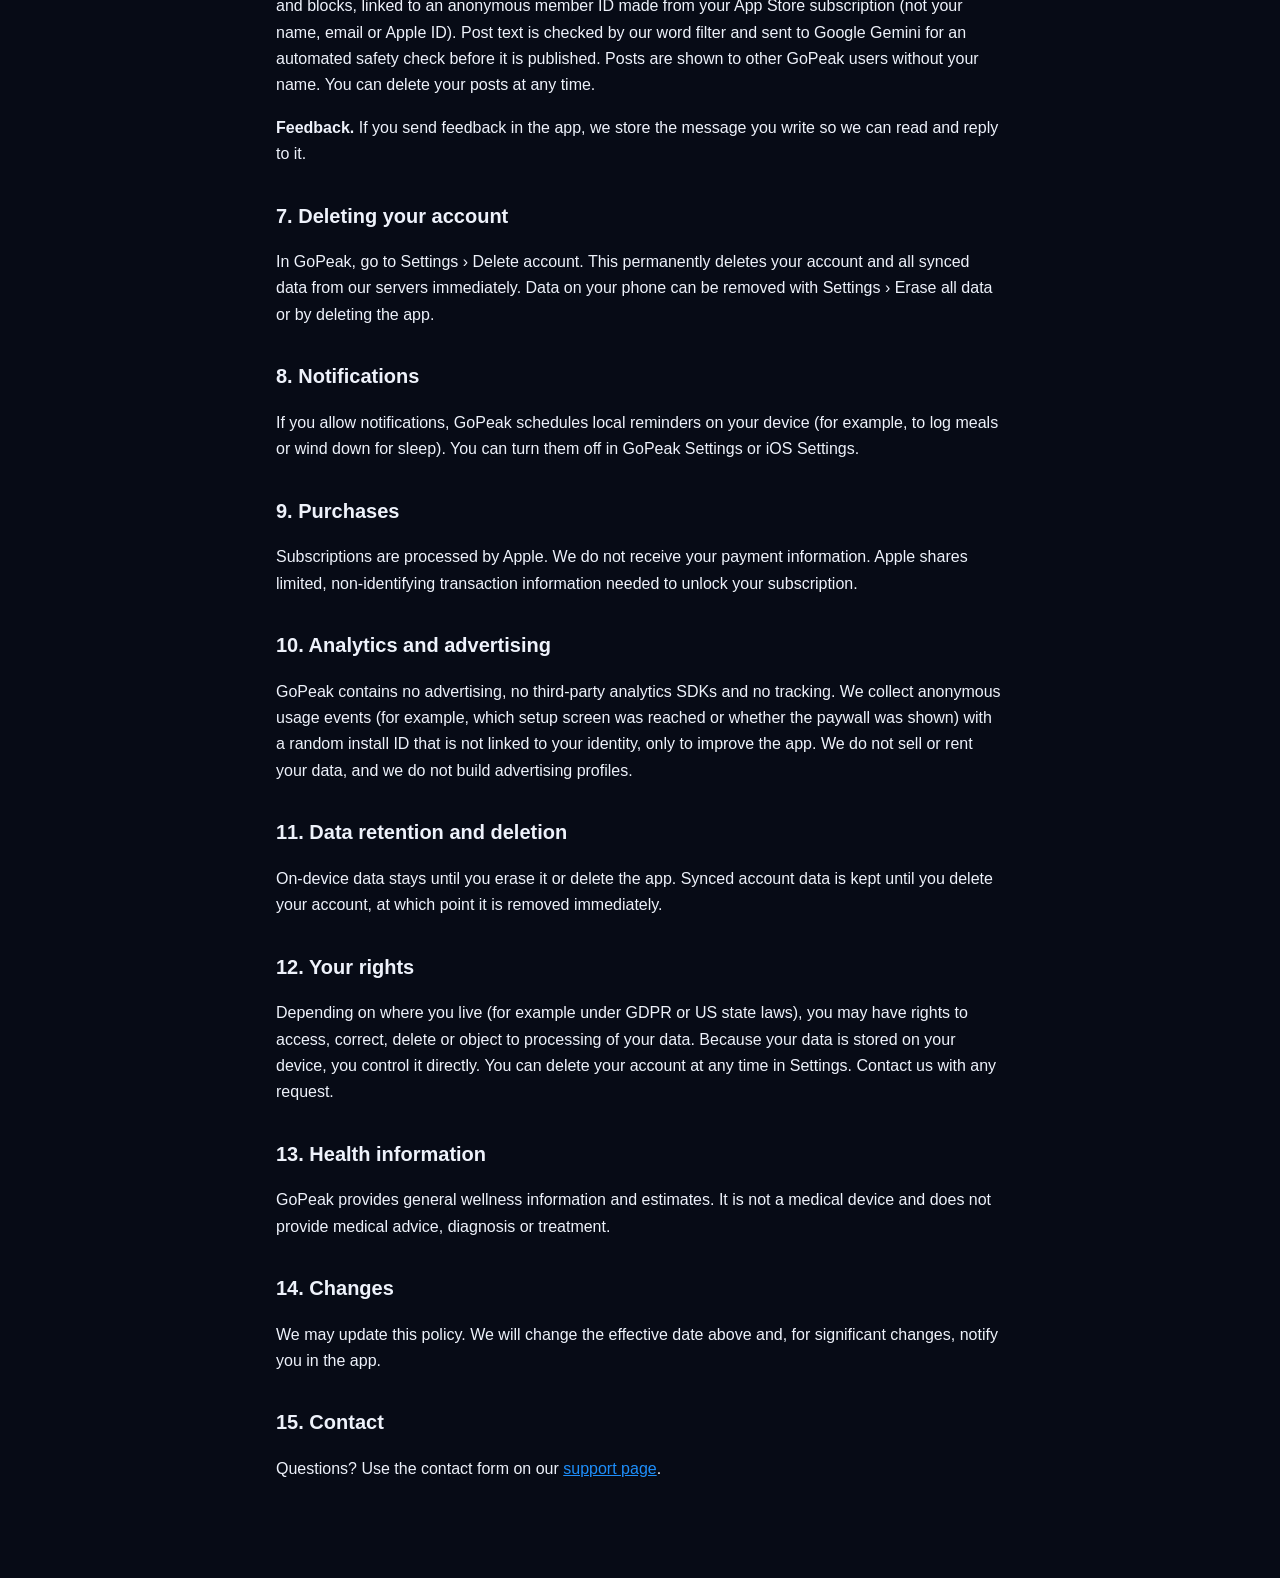
<file: privacy.html>
<!doctype html><html lang="en"><head><meta charset="utf-8"><meta name="viewport" content="width=device-width,initial-scale=1"><title>GoPeak Privacy Policy</title><link rel="stylesheet" href="/legal.css"></head><body><main>
<header><img src="/logo.png" alt="GoPeak logo"><b>GoPeak</b></header><nav><a href="/">Support</a><a href="/privacy">Privacy</a><a href="/terms">Terms</a></nav>
<h1>Privacy Policy</h1><p class="muted">Effective November 23, 2026</p>
<p>GoPeak ("we", "us") respects your privacy. This policy explains what data the GoPeak iOS app collects, how it is used, and your choices.</p>
<h2>1. Who can use GoPeak</h2><p>GoPeak is intended for people aged 13 and older. We do not knowingly collect personal information from children under 13. If you believe a child under 13 has provided information, contact us and we will help delete it.</p>
<h2>2. Data you enter</h2><p>You may enter your age, sex, height, weight, your parents' heights, habit answers, meals, sleep hours, journal notes and growth-plan progress. By default <b>this data is stored only on your device</b>.</p>
<h2>3. Optional account and cloud sync</h2><p>You can use GoPeak without an account. If you choose to create one (with Sign in with Apple or email and password), we store:</p>
<ul><li>Your email address (or Apple's private relay address) and an account ID, used to sign you in.</li>
<li>A copy of the app data listed above, so it can be restored when you sign in on another device.</li></ul>
<p>This data is stored with our backend provider Supabase (database hosting, United States), protected by row-level security so only your signed-in account can read it, and provides protection consistent with this policy. If you sign in with Apple, Apple shares your email (or a private relay address) with us under <a href="https://www.apple.com/legal/privacy/">Apple's Privacy Policy</a>.</p>
<h2>4. Apple Health</h2><p>If you turn on Apple Health sync, GoPeak reads your height, weight, sleep and step count from Apple Health and saves the heights and weights you log back to it. This data stays on your device. It is never sent to our servers or to any AI service, never used for advertising or marketing, and never sold. You can turn it off in GoPeak Settings or in the Health app (Sharing › Apps › GoPeak).</p>
<h2>5. AI coach and voice meal logging</h2><p>Two optional features use AI: the coach chat and voice meal logging. They only work after you tap Allow on the in-app permission screen. When you use them, the text you type or say (for voice logging, the words recognized on your device, not audio), plus your age, sex and height, is sent through our server to Google Gemini (Google LLC) to write the reply or estimate the nutrition of a meal. Your App Store subscription receipt is used to check that you're a subscriber and to apply a daily usage limit. We don't use this data for advertising and don't sell it. Google processes it under the <a href="https://ai.google.dev/gemini-api/terms">Gemini API Terms</a>. Your chat history is stored only on your device. You can turn these features off anytime in Settings › AI features.</p>
<h2>6. Referrals</h2><p>If you share an invite code, we store an anonymous subscription ID with the code so we can send you a free-month offer code when a friend subscribes.</p><p><b>Community.</b> If you post in the Community tab, we store your post text, your likes and dislikes, reports and blocks, linked to an anonymous member ID made from your App Store subscription (not your name, email or Apple ID). Post text is checked by our word filter and sent to Google Gemini for an automated safety check before it is published. Posts are shown to other GoPeak users without your name. You can delete your posts at any time.</p><p><b>Feedback.</b> If you send feedback in the app, we store the message you write so we can read and reply to it.</p>
<h2>7. Deleting your account</h2><p>In GoPeak, go to Settings › Delete account. This permanently deletes your account and all synced data from our servers immediately. Data on your phone can be removed with Settings › Erase all data or by deleting the app.</p>
<h2>8. Notifications</h2><p>If you allow notifications, GoPeak schedules local reminders on your device (for example, to log meals or wind down for sleep). You can turn them off in GoPeak Settings or iOS Settings.</p>
<h2>9. Purchases</h2><p>Subscriptions are processed by Apple. We do not receive your payment information. Apple shares limited, non-identifying transaction information needed to unlock your subscription.</p>
<h2>10. Analytics and advertising</h2><p>GoPeak contains no advertising, no third-party analytics SDKs and no tracking. We collect anonymous usage events (for example, which setup screen was reached or whether the paywall was shown) with a random install ID that is not linked to your identity, only to improve the app. We do not sell or rent your data, and we do not build advertising profiles.</p>
<h2>11. Data retention and deletion</h2><p>On-device data stays until you erase it or delete the app. Synced account data is kept until you delete your account, at which point it is removed immediately.</p>
<h2>12. Your rights</h2><p>Depending on where you live (for example under GDPR or US state laws), you may have rights to access, correct, delete or object to processing of your data. Because your data is stored on your device, you control it directly. You can delete your account at any time in Settings. Contact us with any request.</p>
<h2>13. Health information</h2><p>GoPeak provides general wellness information and estimates. It is not a medical device and does not provide medical advice, diagnosis or treatment.</p>
<h2>14. Changes</h2><p>We may update this policy. We will change the effective date above and, for significant changes, notify you in the app.</p>
<h2>15. Contact</h2><p>Questions? Use the contact form on our <a href="/">support page</a>.</p>
</main></body></html>
</file>
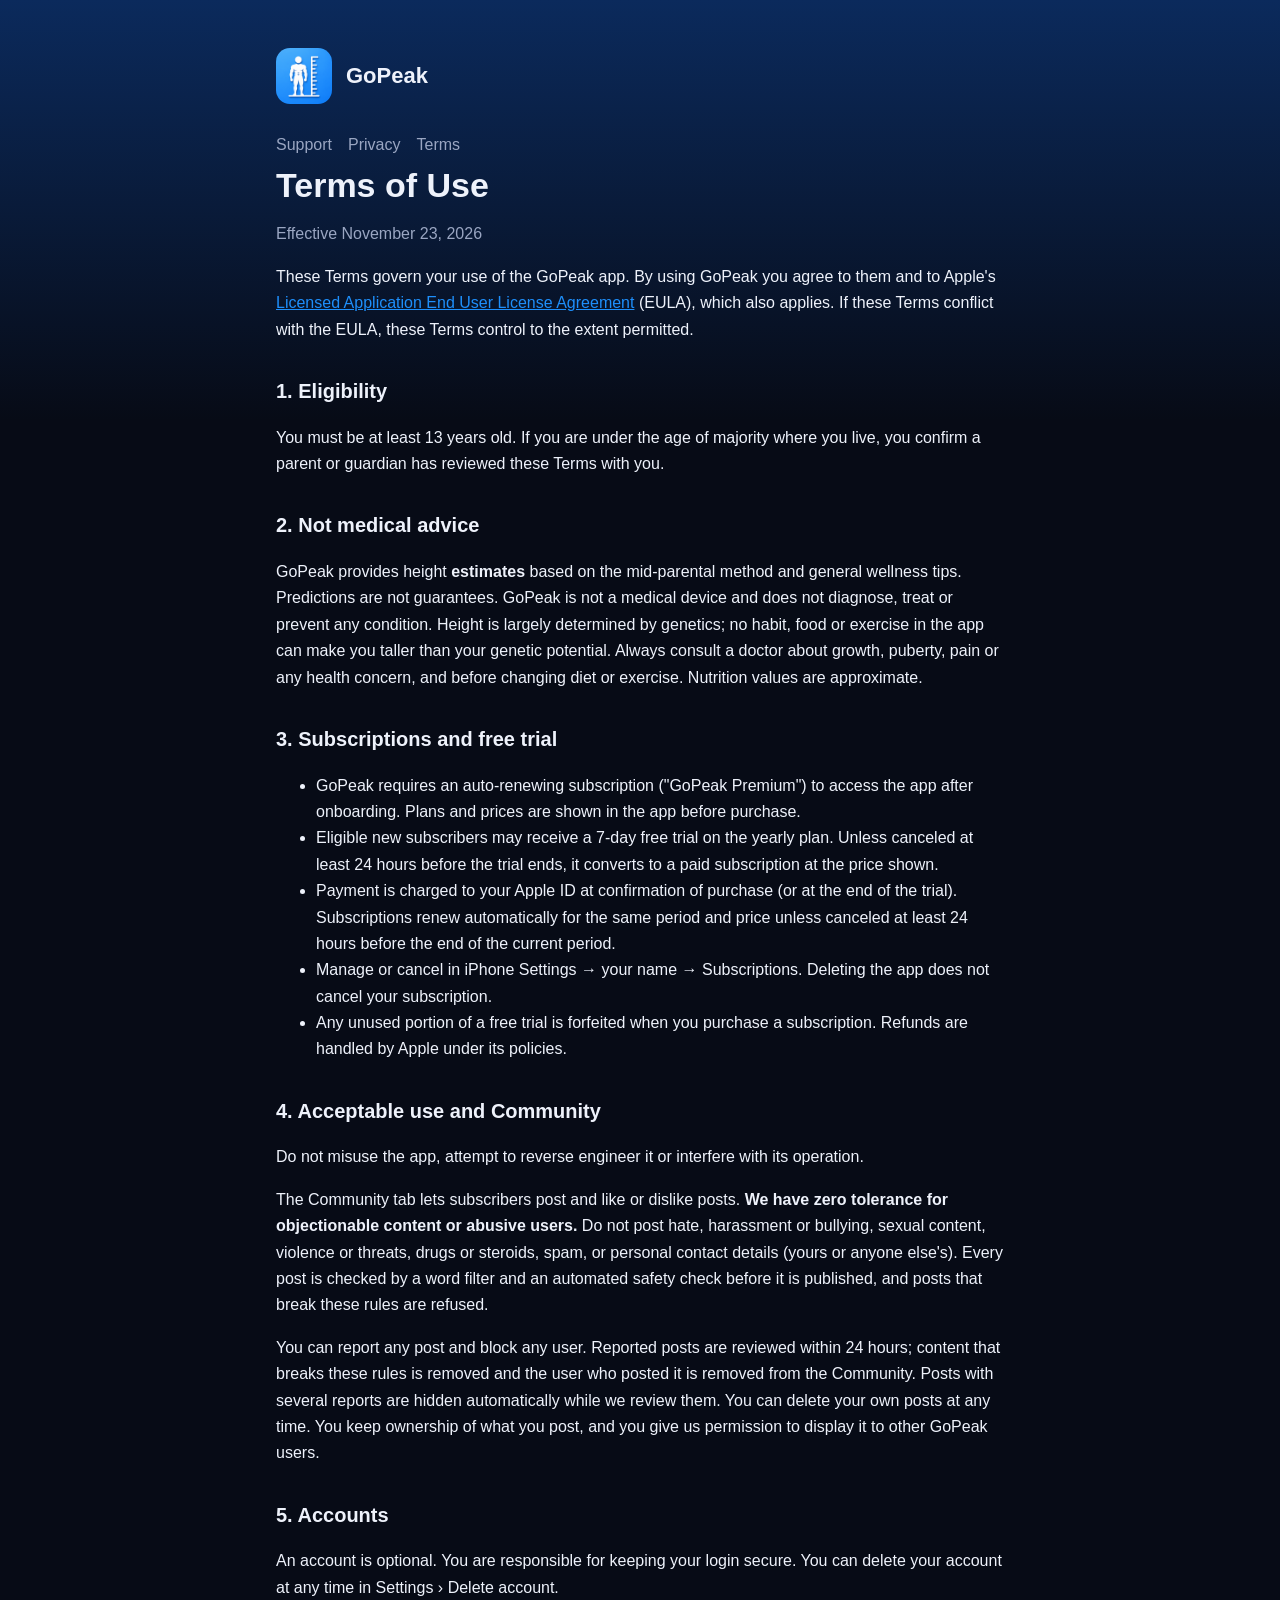
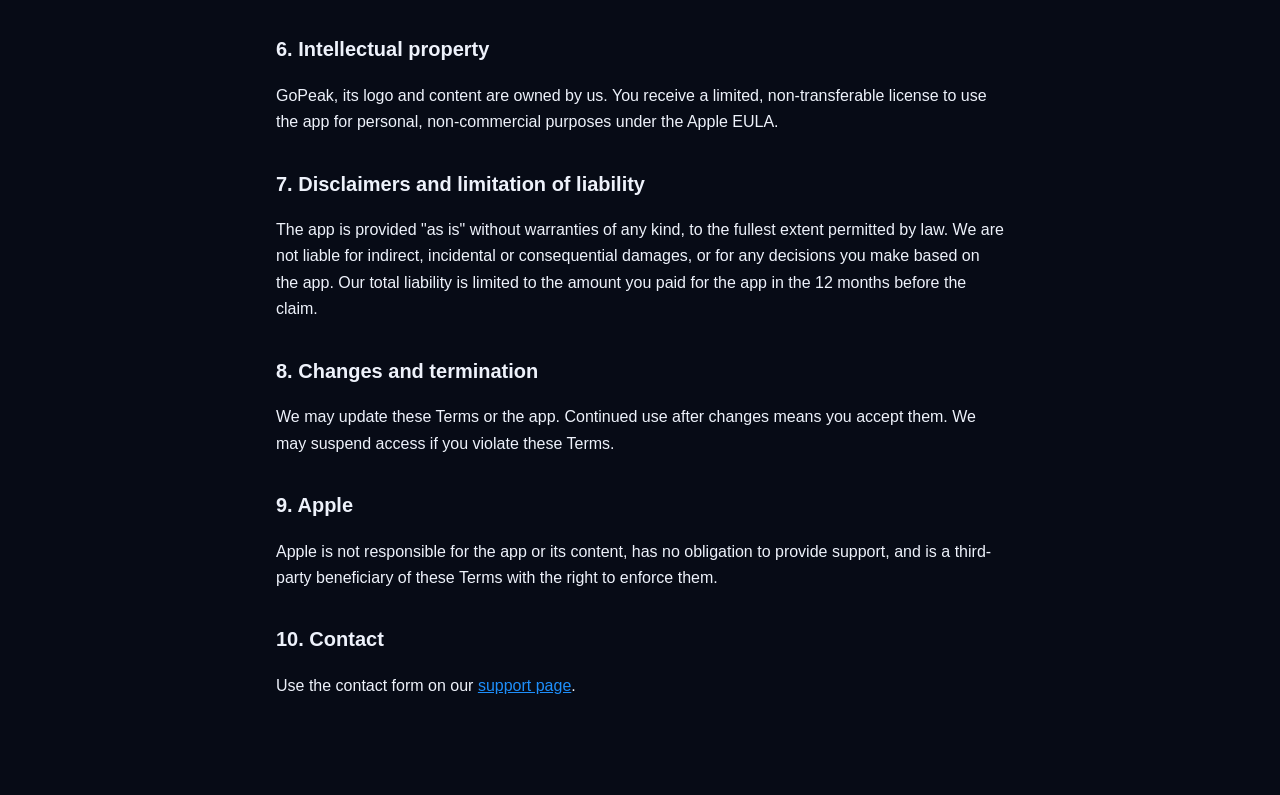
<file: terms.html>
<!doctype html><html lang="en"><head><meta charset="utf-8"><meta name="viewport" content="width=device-width,initial-scale=1"><title>GoPeak Terms of Use</title><link rel="stylesheet" href="/legal.css"></head><body><main>
<header><img src="/logo.png" alt="GoPeak logo"><b>GoPeak</b></header><nav><a href="/">Support</a><a href="/privacy">Privacy</a><a href="/terms">Terms</a></nav>
<h1>Terms of Use</h1><p class="muted">Effective November 23, 2026</p>
<p>These Terms govern your use of the GoPeak app. By using GoPeak you agree to them and to Apple's <a href="https://www.apple.com/legal/internet-services/itunes/dev/stdeula/">Licensed Application End User License Agreement</a> (EULA), which also applies. If these Terms conflict with the EULA, these Terms control to the extent permitted.</p>
<h2>1. Eligibility</h2><p>You must be at least 13 years old. If you are under the age of majority where you live, you confirm a parent or guardian has reviewed these Terms with you.</p>
<h2>2. Not medical advice</h2><p>GoPeak provides height <b>estimates</b> based on the mid-parental method and general wellness tips. Predictions are not guarantees. GoPeak is not a medical device and does not diagnose, treat or prevent any condition. Height is largely determined by genetics; no habit, food or exercise in the app can make you taller than your genetic potential. Always consult a doctor about growth, puberty, pain or any health concern, and before changing diet or exercise. Nutrition values are approximate.</p>
<h2>3. Subscriptions and free trial</h2><ul>
<li>GoPeak requires an auto-renewing subscription ("GoPeak Premium") to access the app after onboarding. Plans and prices are shown in the app before purchase.</li>
<li>Eligible new subscribers may receive a 7-day free trial on the yearly plan. Unless canceled at least 24 hours before the trial ends, it converts to a paid subscription at the price shown.</li>
<li>Payment is charged to your Apple ID at confirmation of purchase (or at the end of the trial). Subscriptions renew automatically for the same period and price unless canceled at least 24 hours before the end of the current period.</li>
<li>Manage or cancel in iPhone Settings → your name → Subscriptions. Deleting the app does not cancel your subscription.</li>
<li>Any unused portion of a free trial is forfeited when you purchase a subscription. Refunds are handled by Apple under its policies.</li></ul>
<h2>4. Acceptable use and Community</h2><p>Do not misuse the app, attempt to reverse engineer it or interfere with its operation.</p><p>The Community tab lets subscribers post and like or dislike posts. <b>We have zero tolerance for objectionable content or abusive users.</b> Do not post hate, harassment or bullying, sexual content, violence or threats, drugs or steroids, spam, or personal contact details (yours or anyone else's). Every post is checked by a word filter and an automated safety check before it is published, and posts that break these rules are refused.</p><p>You can report any post and block any user. Reported posts are reviewed within 24 hours; content that breaks these rules is removed and the user who posted it is removed from the Community. Posts with several reports are hidden automatically while we review them. You can delete your own posts at any time. You keep ownership of what you post, and you give us permission to display it to other GoPeak users.</p>
<h2>5. Accounts</h2><p>An account is optional. You are responsible for keeping your login secure. You can delete your account at any time in Settings › Delete account.</p>
<h2>6. Intellectual property</h2><p>GoPeak, its logo and content are owned by us. You receive a limited, non-transferable license to use the app for personal, non-commercial purposes under the Apple EULA.</p>
<h2>7. Disclaimers and limitation of liability</h2><p>The app is provided "as is" without warranties of any kind, to the fullest extent permitted by law. We are not liable for indirect, incidental or consequential damages, or for any decisions you make based on the app. Our total liability is limited to the amount you paid for the app in the 12 months before the claim.</p>
<h2>8. Changes and termination</h2><p>We may update these Terms or the app. Continued use after changes means you accept them. We may suspend access if you violate these Terms.</p>
<h2>9. Apple</h2><p>Apple is not responsible for the app or its content, has no obligation to provide support, and is a third-party beneficiary of these Terms with the right to enforce them.</p>
<h2>10. Contact</h2><p>Use the contact form on our <a href="/">support page</a>.</p>
</main></body></html>
</file>
<file: legal.css>
:root{--bg:#070b16;--card:#0f1a33;--text:#eef2fb;--muted:#9aa6c2;--accent:#1e8ffb}
*{box-sizing:border-box}body{margin:0;background:linear-gradient(180deg,#0b2a5c 0,#070b16 420px);background-color:var(--bg);color:var(--text);font:16px/1.65 -apple-system,BlinkMacSystemFont,"SF Pro Rounded","Inter",sans-serif}
main{max-width:760px;margin:0 auto;padding:48px 16px 80px}a{color:var(--accent)}
header{display:flex;align-items:center;gap:14px;margin-bottom:28px}header img{width:56px;height:56px;border-radius:14px}
header b{font-size:22px}nav a{margin-right:16px;color:var(--muted);text-decoration:none}
h1{font-size:34px;line-height:1.15;margin:8px 0 4px}h2{font-size:20px;margin-top:32px}.muted{color:var(--muted)}
.card{background:var(--card);border:1px solid #ffffff22;border-radius:18px;padding:20px;margin:18px 0}
input,textarea{width:100%;padding:12px;border-radius:12px;border:1px solid #ffffff33;background:#0a1226;color:var(--text);font:inherit;margin:6px 0 14px}
button{background:var(--accent);color:#fff;border:0;border-radius:999px;padding:12px 26px;font:600 16px inherit;box-shadow:0 5px 12px #0006;cursor:pointer}
</file>
